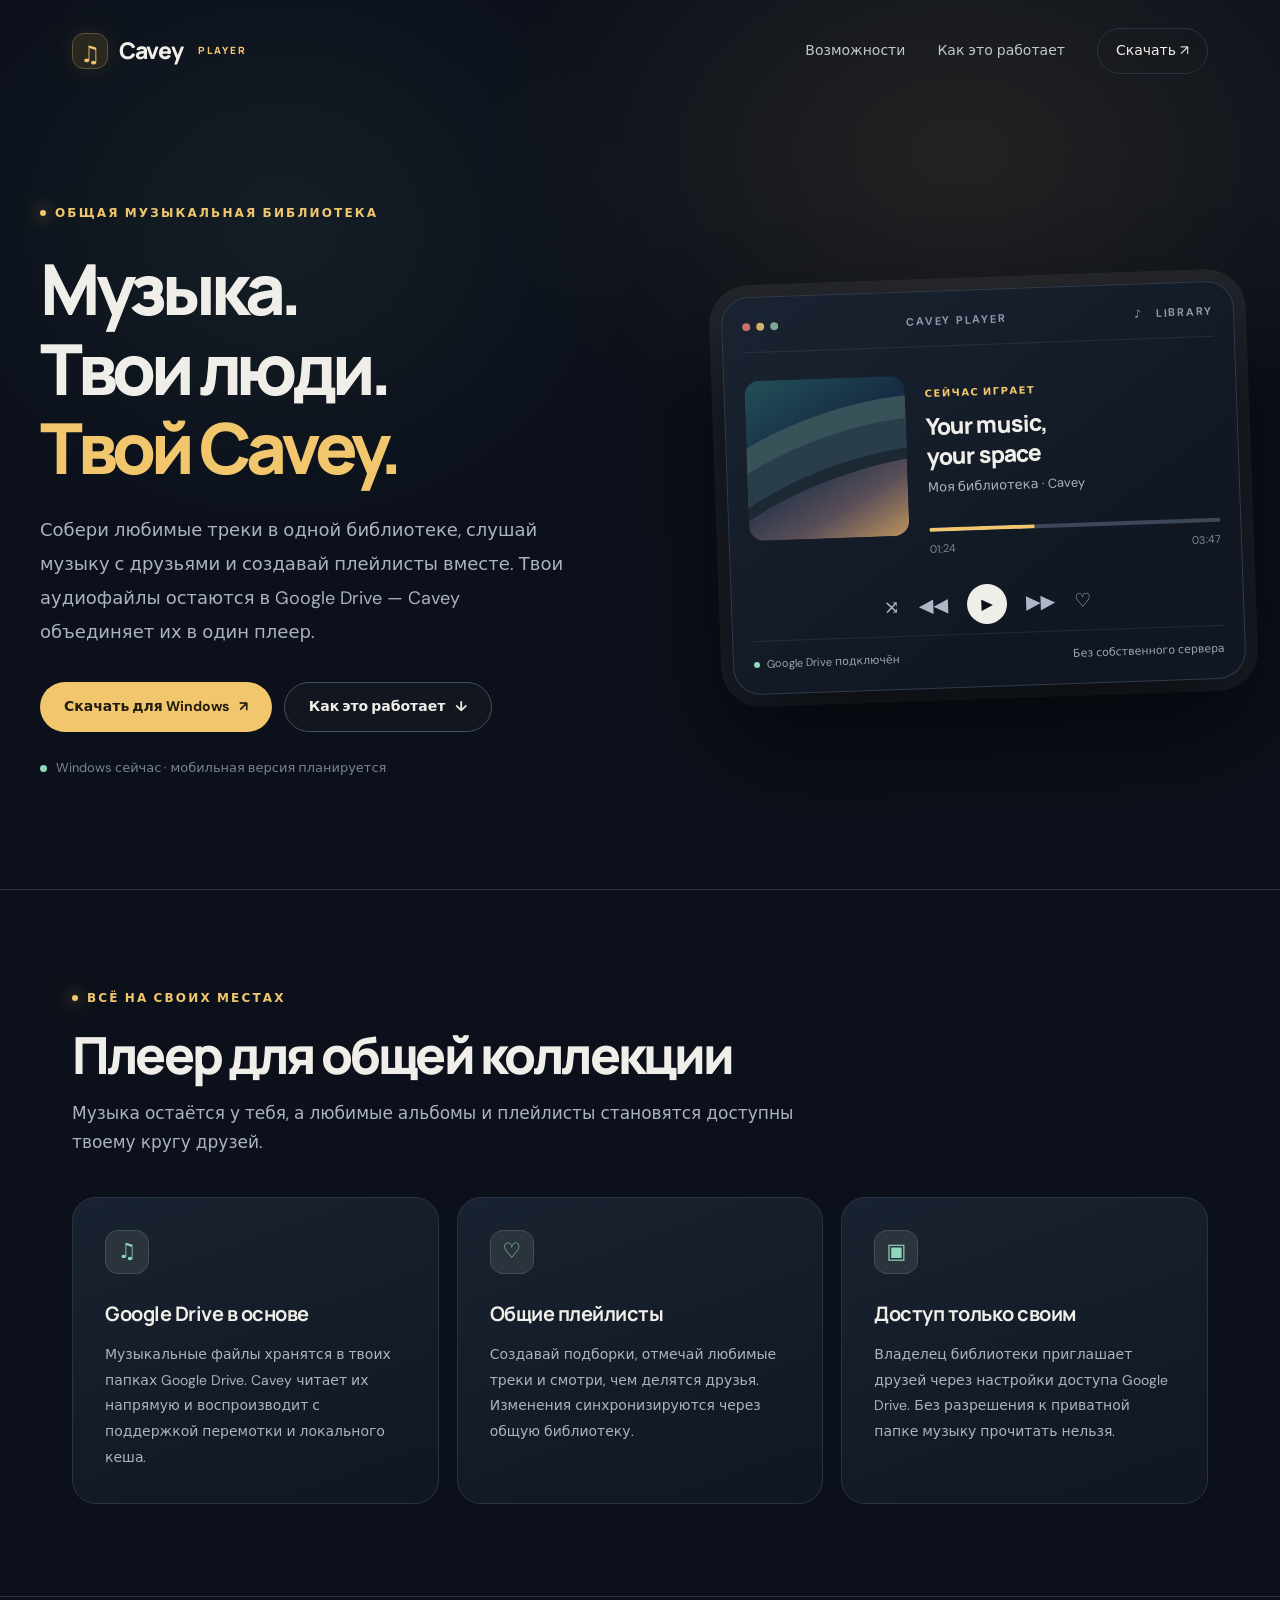
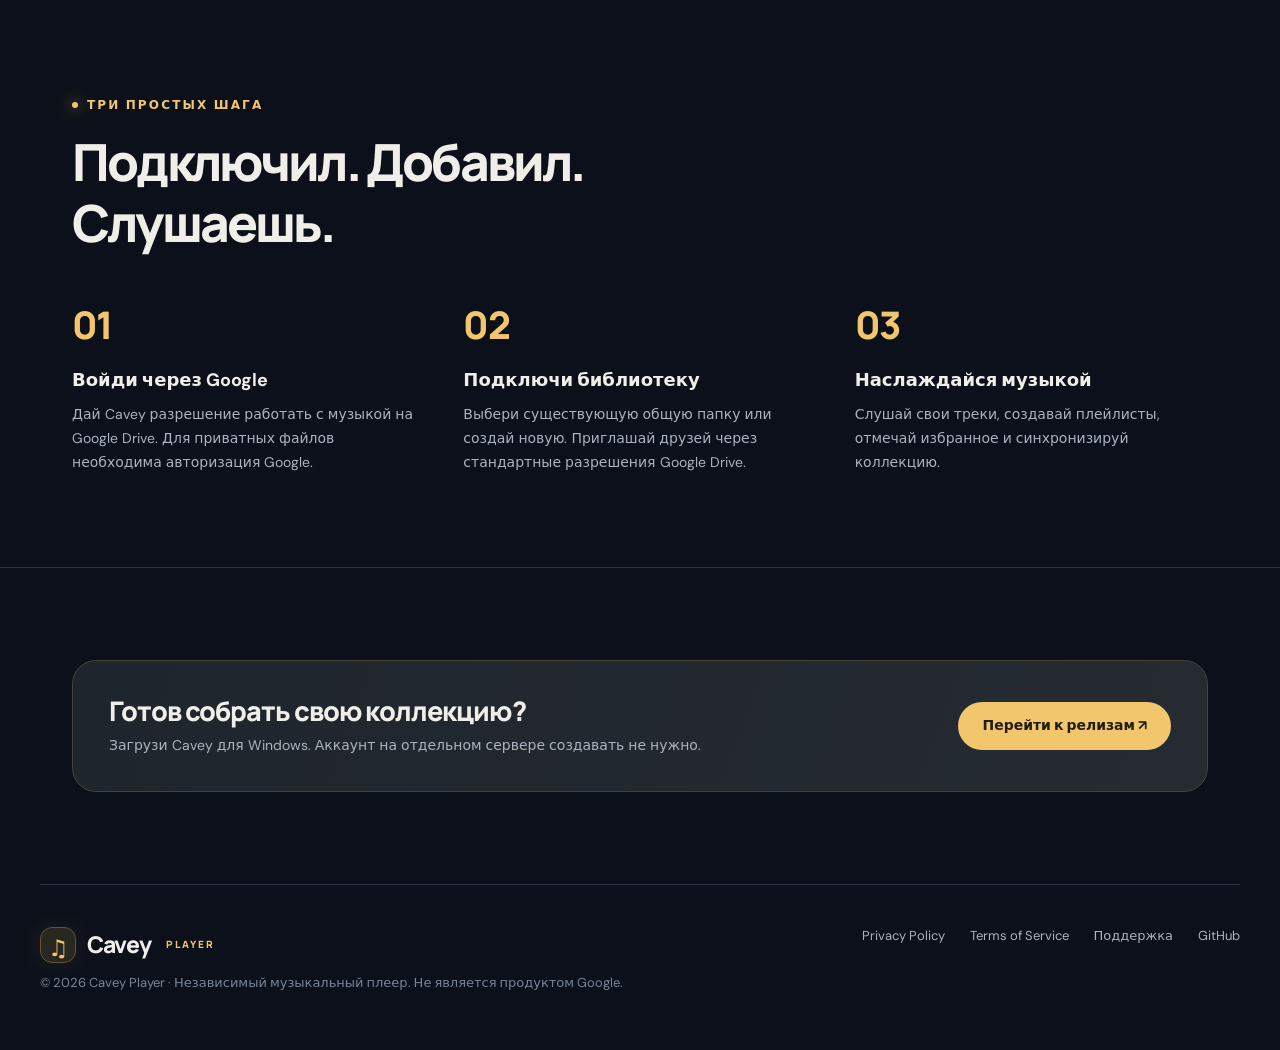
<file: index.html>
<!doctype html>
<html lang="ru">
<head>
<meta charset="utf-8"><meta name="viewport" content="width=device-width, initial-scale=1">
<meta name="theme-color" content="#0b101a">
<meta name="description" content="Cavey Player — музыкальная библиотека для друзей. Слушайте свою музыку из Google Drive, собирайте плейлисты и сохраняйте любимые треки.">
<meta property="og:type" content="website"><meta property="og:title" content="Cavey Player — музыка для своих">
<meta property="og:description" content="Твоя музыка. Твои люди. Одна общая библиотека с Google Drive.">
<title>Cavey Player — музыка для своих</title>
<link rel="icon" type="image/svg+xml" href="./favicon.svg"><link rel="stylesheet" href="./styles.css">
<link rel="canonical" href="https://caveyplayer.pp.ua/">
</head>
<body>
<header class="wrap"><nav class="nav" aria-label="Главное меню">
<a class="brand" href="./"><span class="brand-icon" aria-hidden="true">♫</span>Cavey <small>PLAYER</small></a>
<div class="navlinks"><a class="minor" href="#features">Возможности</a><a class="minor" href="#how">Как это работает</a><a href="https://github.com/Creative-Cave-uefn/Cavey-Player-Releases/releases/latest" class="nav-action">Скачать ↗</a></div>
</nav></header>
<main>
<section class="wrap hero">
<div>
<div class="eyebrow"><span class="dot"></span> Общая музыкальная библиотека</div>
<h1>Музыка.<br>Твои люди.<br><em>Твой Cavey.</em></h1>
<p>Собери любимые треки в одной библиотеке, слушай музыку с друзьями и создавай плейлисты вместе. Твои аудиофайлы остаются в Google Drive — Cavey объединяет их в один плеер.</p>
<div class="actions">
<a class="button primary" href="https://github.com/Creative-Cave-uefn/Cavey-Player-Releases/releases/latest">Скачать для Windows <span aria-hidden="true">↗</span></a>
<a class="button secondary" href="#how">Как это работает <span aria-hidden="true">↓</span></a>
</div>
<div class="hero-note"><i></i> Windows сейчас · мобильная версия планируется</div>
</div>
<div class="player" aria-label="Декоративный макет интерфейса проигрывателя Cavey">
<div class="player-top"><div class="player-dots"><b></b><b></b><b></b></div><span>Cavey Player</span><span>♪　Library</span></div>
<div class="player-content">
<div class="cover-art" role="img" aria-label="Абстрактная обложка альбома с горным пейзажем"></div>
<div><div class="playing-label">СЕЙЧАС ИГРАЕТ</div><div class="songname">Your music,<br>your space</div><div class="artist">Моя библиотека · Cavey</div><div class="track-line"></div><div class="times"><span>01:24</span><span>03:47</span></div></div>
</div>
<div class="controls" aria-hidden="true"><span>⤨</span><span>◀◀</span><span class="play">▶</span><span>▶▶</span><span>♡</span></div>
<div class="player-foot"><span class="status">Google Drive подключён</span><span>Без собственного сервера</span></div>
</div>
</section>
<section class="section" id="features"><div class="wrap"><div class="section-heading"><div class="eyebrow"><span class="dot"></span> Всё на своих местах</div><h2>Плеер для общей коллекции</h2><p>Музыка остаётся у тебя, а любимые альбомы и плейлисты становятся доступны твоему кругу друзей.</p></div>
<div class="features">
<article class="feature"><div class="feature-icon">♫</div><h3>Google Drive в основе</h3><p>Музыкальные файлы хранятся в твоих папках Google Drive. Cavey читает их напрямую и воспроизводит с поддержкой перемотки и локального кеша.</p></article>
<article class="feature"><div class="feature-icon">♡</div><h3>Общие плейлисты</h3><p>Создавай подборки, отмечай любимые треки и смотри, чем делятся друзья. Изменения синхронизируются через общую библиотеку.</p></article>
<article class="feature"><div class="feature-icon">▣</div><h3>Доступ только своим</h3><p>Владелец библиотеки приглашает друзей через настройки доступа Google Drive. Без разрешения к приватной папке музыку прочитать нельзя.</p></article>
</div></div></section>
<section class="section" id="how"><div class="wrap"><div class="section-heading"><div class="eyebrow"><span class="dot"></span> Три простых шага</div><h2>Подключил. Добавил. Слушаешь.</h2></div>
<div class="how"><div><div class="stepnum">01</div><h3>Войди через Google</h3><p>Дай Cavey разрешение работать с музыкой на Google Drive. Для приватных файлов необходима авторизация Google.</p></div>
<div><div class="stepnum">02</div><h3>Подключи библиотеку</h3><p>Выбери существующую общую папку или создай новую. Приглашай друзей через стандартные разрешения Google Drive.</p></div>
<div><div class="stepnum">03</div><h3>Наслаждайся музыкой</h3><p>Слушай свои треки, создавай плейлисты, отмечай избранное и синхронизируй коллекцию.</p></div></div>
</div></section>
<section class="section"><div class="wrap"><div class="notice"><div><h2>Готов собрать свою коллекцию?</h2><p>Загрузи Cavey для Windows. Аккаунт на отдельном сервере создавать не нужно.</p></div><a class="button primary" href="https://github.com/Creative-Cave-uefn/Cavey-Player-Releases/releases/latest">Перейти к релизам ↗</a></div></div></section>
</main>
<footer class="wrap footer"><div><a class="brand" href="./"><span class="brand-icon" aria-hidden="true">♫</span>Cavey <small>PLAYER</small></a><div class="copyright">© 2026 Cavey Player · Независимый музыкальный плеер. Не является продуктом Google.</div></div>
<div class="footer-links"><a href="./privacy.html">Privacy Policy</a><a href="./terms.html">Terms of Service</a><a href="https://github.com/Creative-Cave-uefn/Cavey-Player-Releases/issues">Поддержка</a><a href="https://github.com/Creative-Cave-uefn/Cavey-Player-Releases">GitHub</a></div></footer>
</body></html>
</file>
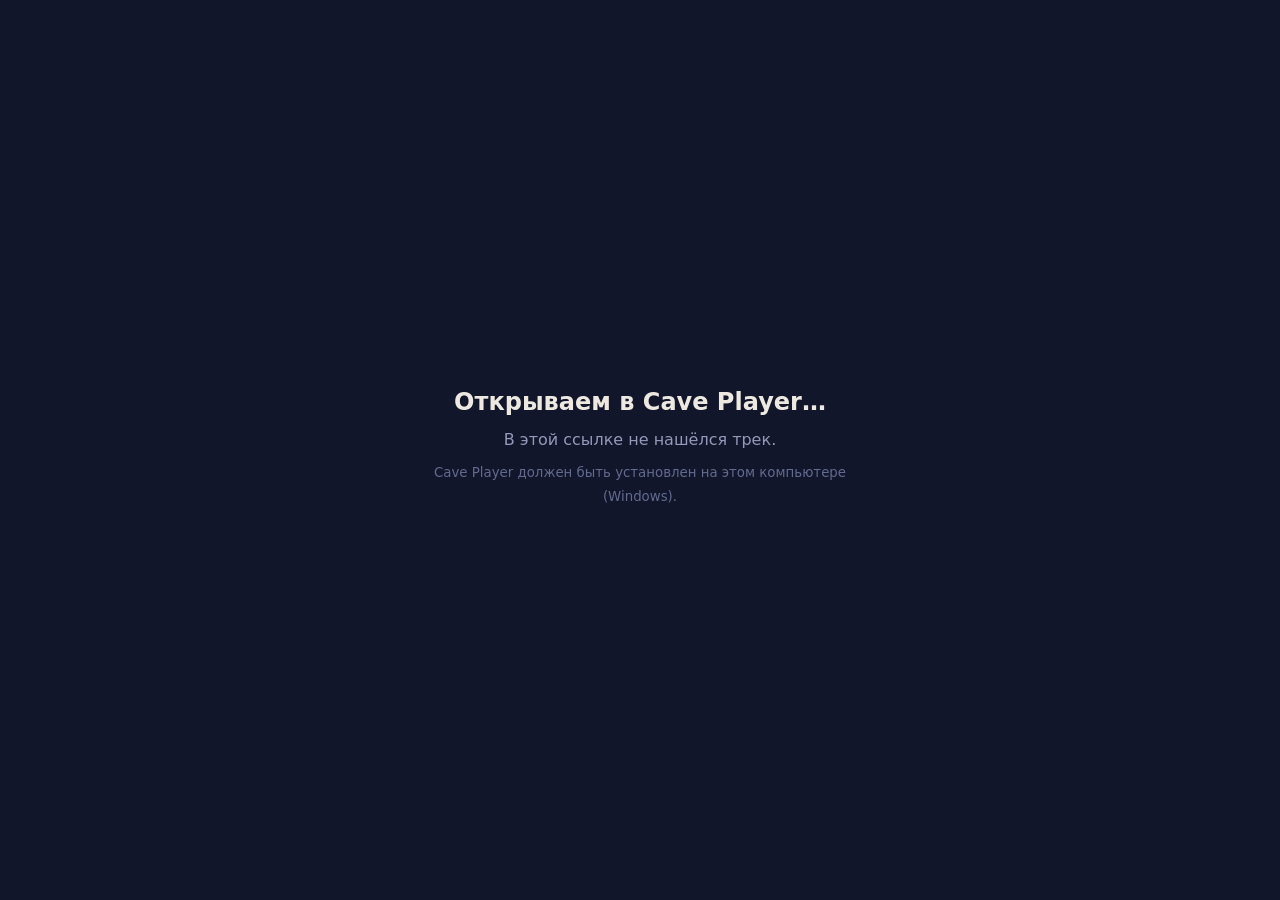
<file: open/index.html>
<!doctype html>
<html lang="ru">
<head>
<meta charset="utf-8">
<meta name="viewport" content="width=device-width, initial-scale=1">
<title>Cave Player — открыть трек</title>
<style>
  :root { color-scheme: dark; }
  body { margin: 0; min-height: 100vh; display: grid; place-items: center; background: #12162a; color: #ede9e1;
         font: 16px/1.5 system-ui, "Segoe UI", sans-serif; }
  main { max-width: 440px; padding: 32px 24px; text-align: center; }
  h1 { font-size: 24px; margin: 0 0 8px; }
  p { color: #9399b8; margin: 8px 0; }
  a.btn { display: inline-block; margin-top: 16px; padding: 12px 22px; border-radius: 999px; background: #f2c14e; color: #241c06;
          text-decoration: none; font-weight: 600; }
  small { color: #626a8f; }
</style>
</head>
<body>
<main>
  <h1>Открываем в Cave Player…</h1>
  <p id="msg">Если ничего не произошло, нажмите кнопку ниже.</p>
  <a class="btn" id="open" href="#">Открыть в Cave Player</a>
  <p><small>Cave Player должен быть установлен на этом компьютере (Windows).</small></p>
</main>
<script>
  // Адрес вида …/open/?t=<id трека> превращаем в caveplayer://track/<id>
  var id = new URLSearchParams(location.search).get('t') || '';
  var ok = /^[A-Za-z0-9_-]+$/.test(id);
  var link = ok ? 'caveplayer://track/' + id : '';
  var btn = document.getElementById('open');
  if (ok) {
    btn.href = link;
    location.href = link;
  } else {
    document.getElementById('msg').textContent = 'В этой ссылке не нашёлся трек.';
    btn.style.display = 'none';
  }
</script>
</body>
</html>
</file>
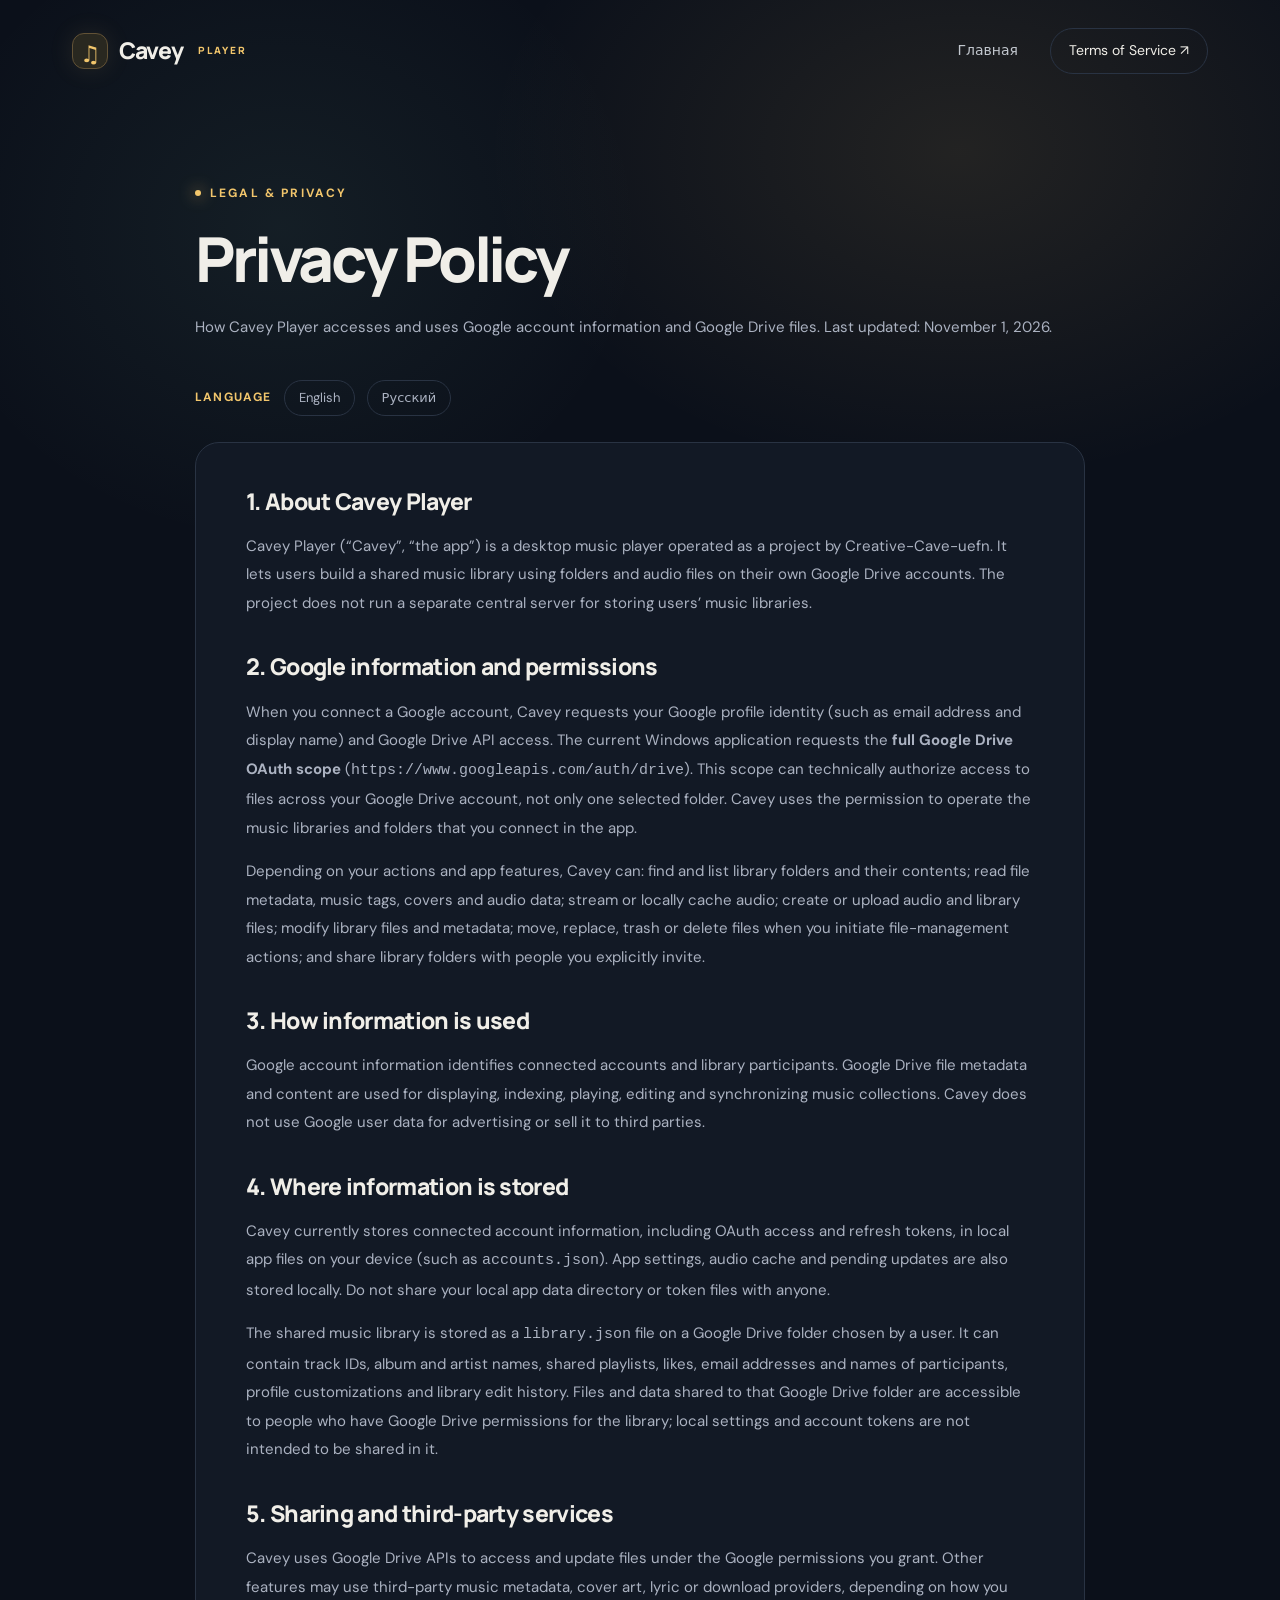
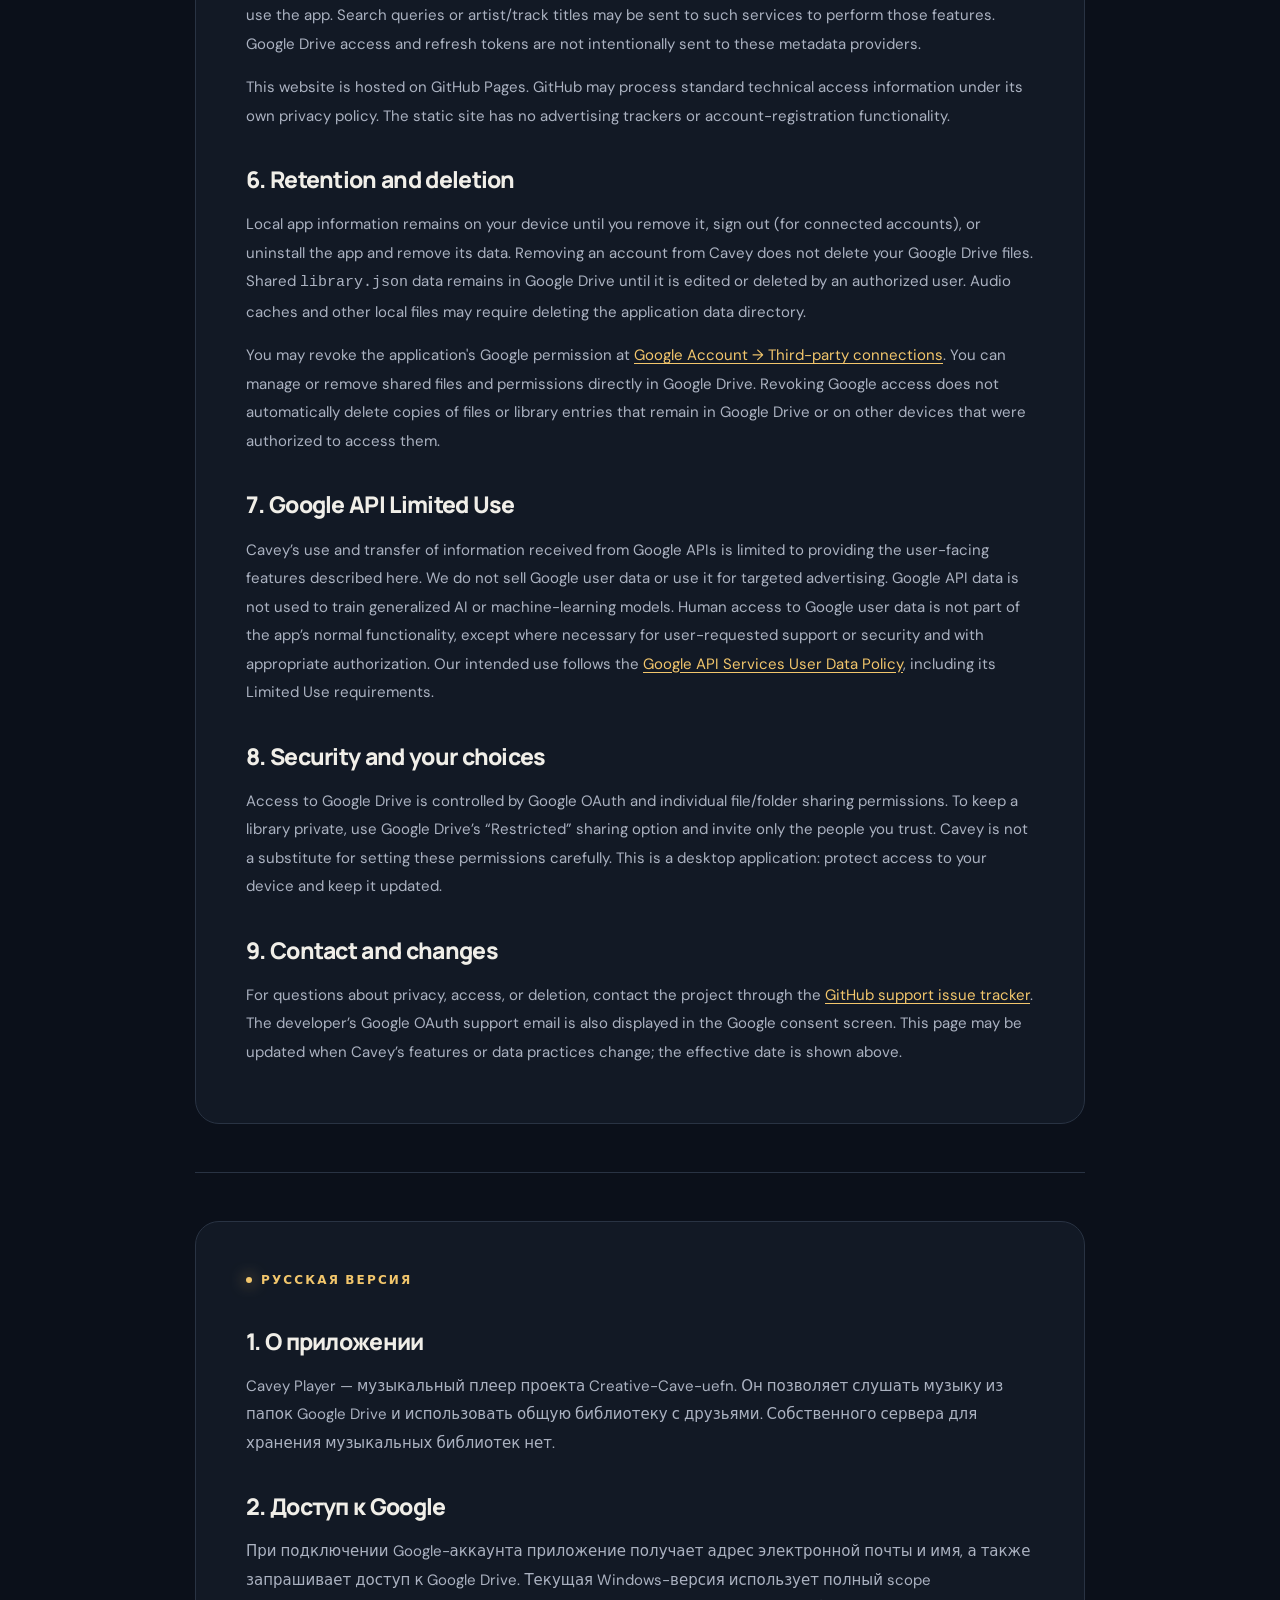
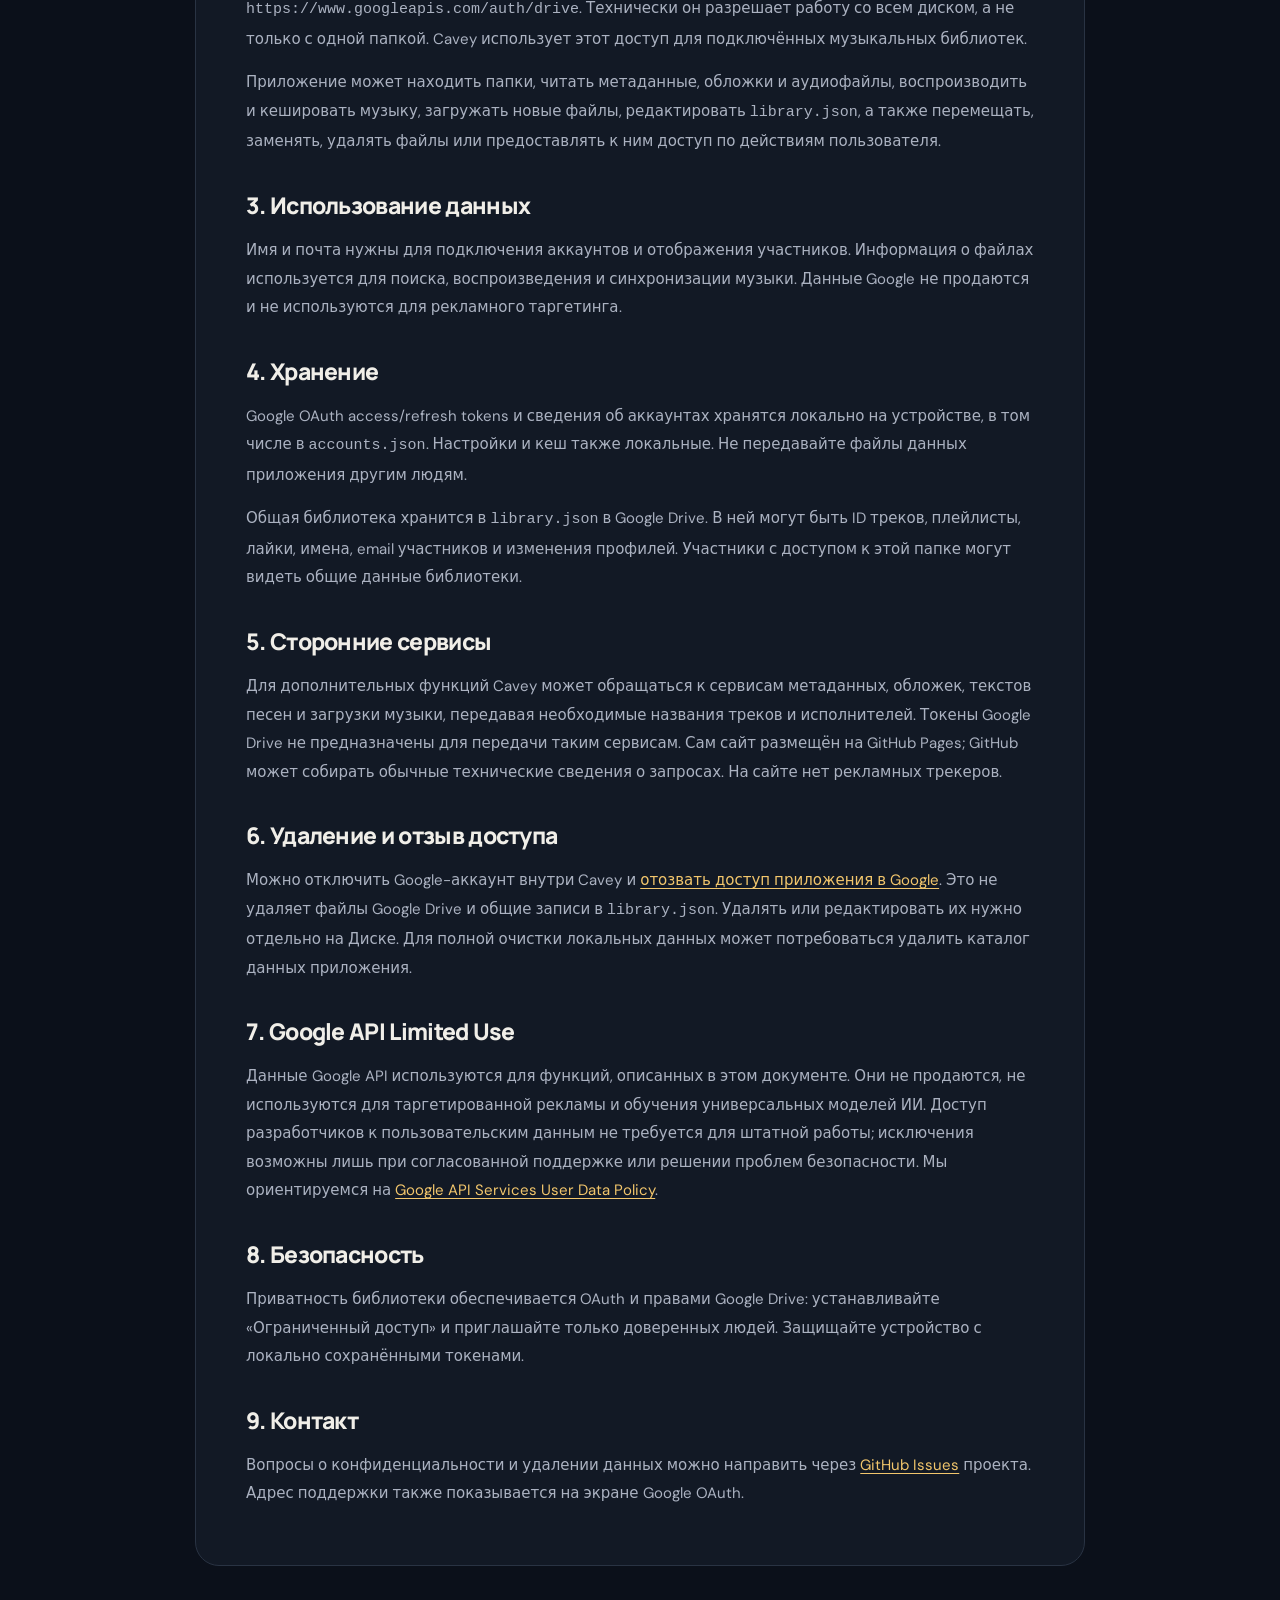
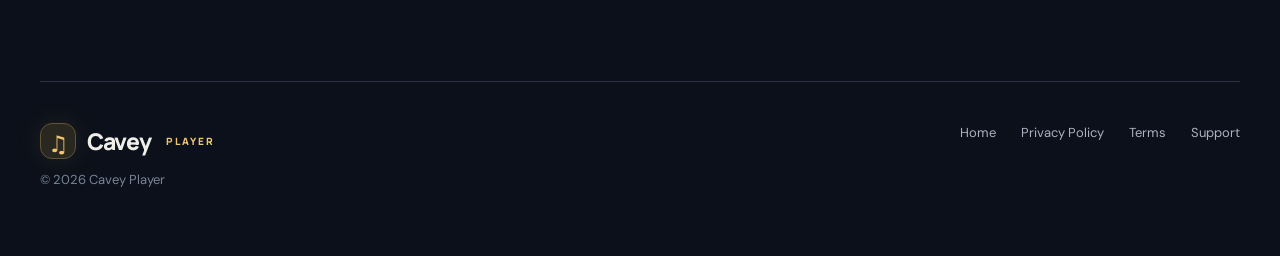
<file: privacy.html>
<!doctype html>
<html lang="en"><head><meta charset="utf-8"><meta name="viewport" content="width=device-width,initial-scale=1">
<meta name="theme-color" content="#0b101a"><meta name="description" content="Privacy policy of Cavey Player, a music library application using Google Drive.">
<title>Privacy Policy — Cavey Player</title><link rel="icon" type="image/svg+xml" href="./favicon.svg"><link rel="stylesheet" href="./styles.css">
<link rel="canonical" href="https://caveyplayer.pp.ua/privacy.html"></head>
<body><header class="wrap"><nav class="nav"><a class="brand" href="./"><span class="brand-icon" aria-hidden="true">♫</span>Cavey <small>PLAYER</small></a><div class="navlinks"><a class="minor" href="./">Главная</a><a href="./terms.html" class="nav-action">Terms of Service ↗</a></div></nav></header>
<main class="wrap"><div class="legal"><div class="eyebrow"><span class="dot"></span> Legal & privacy</div><h1>Privacy Policy</h1>
<p class="legal-intro">How Cavey Player accesses and uses Google account information and Google Drive files. Last updated: November 1, 2026.</p>
<div class="langline"><span class="langlabel">Language</span><a href="#english">English</a><a href="#russian">Русский</a></div>
<article class="legal-card" id="english">
<h2>1. About Cavey Player</h2><p>Cavey Player (“Cavey”, “the app”) is a desktop music player operated as a project by Creative-Cave-uefn. It lets users build a shared music library using folders and audio files on their own Google Drive accounts. The project does not run a separate central server for storing users’ music libraries.</p>
<h2>2. Google information and permissions</h2>
<p>When you connect a Google account, Cavey requests your Google profile identity (such as email address and display name) and Google Drive API access. The current Windows application requests the <strong>full Google Drive OAuth scope</strong> (<code>https://www.googleapis.com/auth/drive</code>). This scope can technically authorize access to files across your Google Drive account, not only one selected folder. Cavey uses the permission to operate the music libraries and folders that you connect in the app.</p>
<p>Depending on your actions and app features, Cavey can: find and list library folders and their contents; read file metadata, music tags, covers and audio data; stream or locally cache audio; create or upload audio and library files; modify library files and metadata; move, replace, trash or delete files when you initiate file-management actions; and share library folders with people you explicitly invite.</p>
<h2>3. How information is used</h2>
<p>Google account information identifies connected accounts and library participants. Google Drive file metadata and content are used for displaying, indexing, playing, editing and synchronizing music collections. Cavey does not use Google user data for advertising or sell it to third parties.</p>
<h2>4. Where information is stored</h2>
<p>Cavey currently stores connected account information, including OAuth access and refresh tokens, in local app files on your device (such as <code>accounts.json</code>). App settings, audio cache and pending updates are also stored locally. Do not share your local app data directory or token files with anyone.</p>
<p>The shared music library is stored as a <code>library.json</code> file on a Google Drive folder chosen by a user. It can contain track IDs, album and artist names, shared playlists, likes, email addresses and names of participants, profile customizations and library edit history. Files and data shared to that Google Drive folder are accessible to people who have Google Drive permissions for the library; local settings and account tokens are not intended to be shared in it.</p>
<h2>5. Sharing and third-party services</h2><p>Cavey uses Google Drive APIs to access and update files under the Google permissions you grant. Other features may use third-party music metadata, cover art, lyric or download providers, depending on how you use the app. Search queries or artist/track titles may be sent to such services to perform those features. Google Drive access and refresh tokens are not intentionally sent to these metadata providers.</p>
<p>This website is hosted on GitHub Pages. GitHub may process standard technical access information under its own privacy policy. The static site has no advertising trackers or account-registration functionality.</p>
<h2>6. Retention and deletion</h2><p>Local app information remains on your device until you remove it, sign out (for connected accounts), or uninstall the app and remove its data. Removing an account from Cavey does not delete your Google Drive files. Shared <code>library.json</code> data remains in Google Drive until it is edited or deleted by an authorized user. Audio caches and other local files may require deleting the application data directory.</p><p>You may revoke the application's Google permission at <a href="https://myaccount.google.com/connections" target="_blank" rel="noopener noreferrer">Google Account → Third-party connections</a>. You can manage or remove shared files and permissions directly in Google Drive. Revoking Google access does not automatically delete copies of files or library entries that remain in Google Drive or on other devices that were authorized to access them.</p>
<h2>7. Google API Limited Use</h2><p>Cavey’s use and transfer of information received from Google APIs is limited to providing the user-facing features described here. We do not sell Google user data or use it for targeted advertising. Google API data is not used to train generalized AI or machine-learning models. Human access to Google user data is not part of the app’s normal functionality, except where necessary for user-requested support or security and with appropriate authorization. Our intended use follows the <a href="https://developers.google.com/terms/api-services-user-data-policy" target="_blank" rel="noopener noreferrer">Google API Services User Data Policy</a>, including its Limited Use requirements.</p>
<h2>8. Security and your choices</h2><p>Access to Google Drive is controlled by Google OAuth and individual file/folder sharing permissions. To keep a library private, use Google Drive’s “Restricted” sharing option and invite only the people you trust. Cavey is not a substitute for setting these permissions carefully. This is a desktop application: protect access to your device and keep it updated.</p>
<h2>9. Contact and changes</h2><p>For questions about privacy, access, or deletion, contact the project through the <a href="https://github.com/Creative-Cave-uefn/Cavey-Player-Releases/issues" target="_blank" rel="noopener noreferrer">GitHub support issue tracker</a>. The developer’s Google OAuth support email is also displayed in the Google consent screen. This page may be updated when Cavey’s features or data practices change; the effective date is shown above.</p>
</article>
<hr class="divider">
<article class="legal-card" id="russian" lang="ru">
<div class="eyebrow"><span class="dot"></span> Русская версия</div>
<h2>1. О приложении</h2><p>Cavey Player — музыкальный плеер проекта Creative-Cave-uefn. Он позволяет слушать музыку из папок Google Drive и использовать общую библиотеку с друзьями. Собственного сервера для хранения музыкальных библиотек нет.</p>
<h2>2. Доступ к Google</h2><p>При подключении Google-аккаунта приложение получает адрес электронной почты и имя, а также запрашивает доступ к Google Drive. Текущая Windows-версия использует полный scope <code>https://www.googleapis.com/auth/drive</code>. Технически он разрешает работу со всем диском, а не только с одной папкой. Cavey использует этот доступ для подключённых музыкальных библиотек.</p><p>Приложение может находить папки, читать метаданные, обложки и аудиофайлы, воспроизводить и кешировать музыку, загружать новые файлы, редактировать <code>library.json</code>, а также перемещать, заменять, удалять файлы или предоставлять к ним доступ по действиям пользователя.</p>
<h2>3. Использование данных</h2><p>Имя и почта нужны для подключения аккаунтов и отображения участников. Информация о файлах используется для поиска, воспроизведения и синхронизации музыки. Данные Google не продаются и не используются для рекламного таргетинга.</p>
<h2>4. Хранение</h2><p>Google OAuth access/refresh tokens и сведения об аккаунтах хранятся локально на устройстве, в том числе в <code>accounts.json</code>. Настройки и кеш также локальные. Не передавайте файлы данных приложения другим людям.</p><p>Общая библиотека хранится в <code>library.json</code> в Google Drive. В ней могут быть ID треков, плейлисты, лайки, имена, email участников и изменения профилей. Участники с доступом к этой папке могут видеть общие данные библиотеки.</p>
<h2>5. Сторонние сервисы</h2><p>Для дополнительных функций Cavey может обращаться к сервисам метаданных, обложек, текстов песен и загрузки музыки, передавая необходимые названия треков и исполнителей. Токены Google Drive не предназначены для передачи таким сервисам. Сам сайт размещён на GitHub Pages; GitHub может собирать обычные технические сведения о запросах. На сайте нет рекламных трекеров.</p>
<h2>6. Удаление и отзыв доступа</h2><p>Можно отключить Google-аккаунт внутри Cavey и <a href="https://myaccount.google.com/connections" target="_blank" rel="noopener noreferrer">отозвать доступ приложения в Google</a>. Это не удаляет файлы Google Drive и общие записи в <code>library.json</code>. Удалять или редактировать их нужно отдельно на Диске. Для полной очистки локальных данных может потребоваться удалить каталог данных приложения.</p>
<h2>7. Google API Limited Use</h2><p>Данные Google API используются для функций, описанных в этом документе. Они не продаются, не используются для таргетированной рекламы и обучения универсальных моделей ИИ. Доступ разработчиков к пользовательским данным не требуется для штатной работы; исключения возможны лишь при согласованной поддержке или решении проблем безопасности. Мы ориентируемся на <a href="https://developers.google.com/terms/api-services-user-data-policy" target="_blank" rel="noopener noreferrer">Google API Services User Data Policy</a>.</p>
<h2>8. Безопасность</h2><p>Приватность библиотеки обеспечивается OAuth и правами Google Drive: устанавливайте «Ограниченный доступ» и приглашайте только доверенных людей. Защищайте устройство с локально сохранёнными токенами.</p>
<h2>9. Контакт</h2><p>Вопросы о конфиденциальности и удалении данных можно направить через <a href="https://github.com/Creative-Cave-uefn/Cavey-Player-Releases/issues" target="_blank" rel="noopener noreferrer">GitHub Issues</a> проекта. Адрес поддержки также показывается на экране Google OAuth.</p>
</article>
</div></main>
<footer class="wrap footer"><div><a class="brand" href="./"><span class="brand-icon" aria-hidden="true">♫</span>Cavey <small>PLAYER</small></a><div class="copyright">© 2026 Cavey Player</div></div><div class="footer-links"><a href="./">Home</a><a href="./privacy.html">Privacy Policy</a><a href="./terms.html">Terms</a><a href="https://github.com/Creative-Cave-uefn/Cavey-Player-Releases/issues">Support</a></div></footer>
</body></html>
</file>
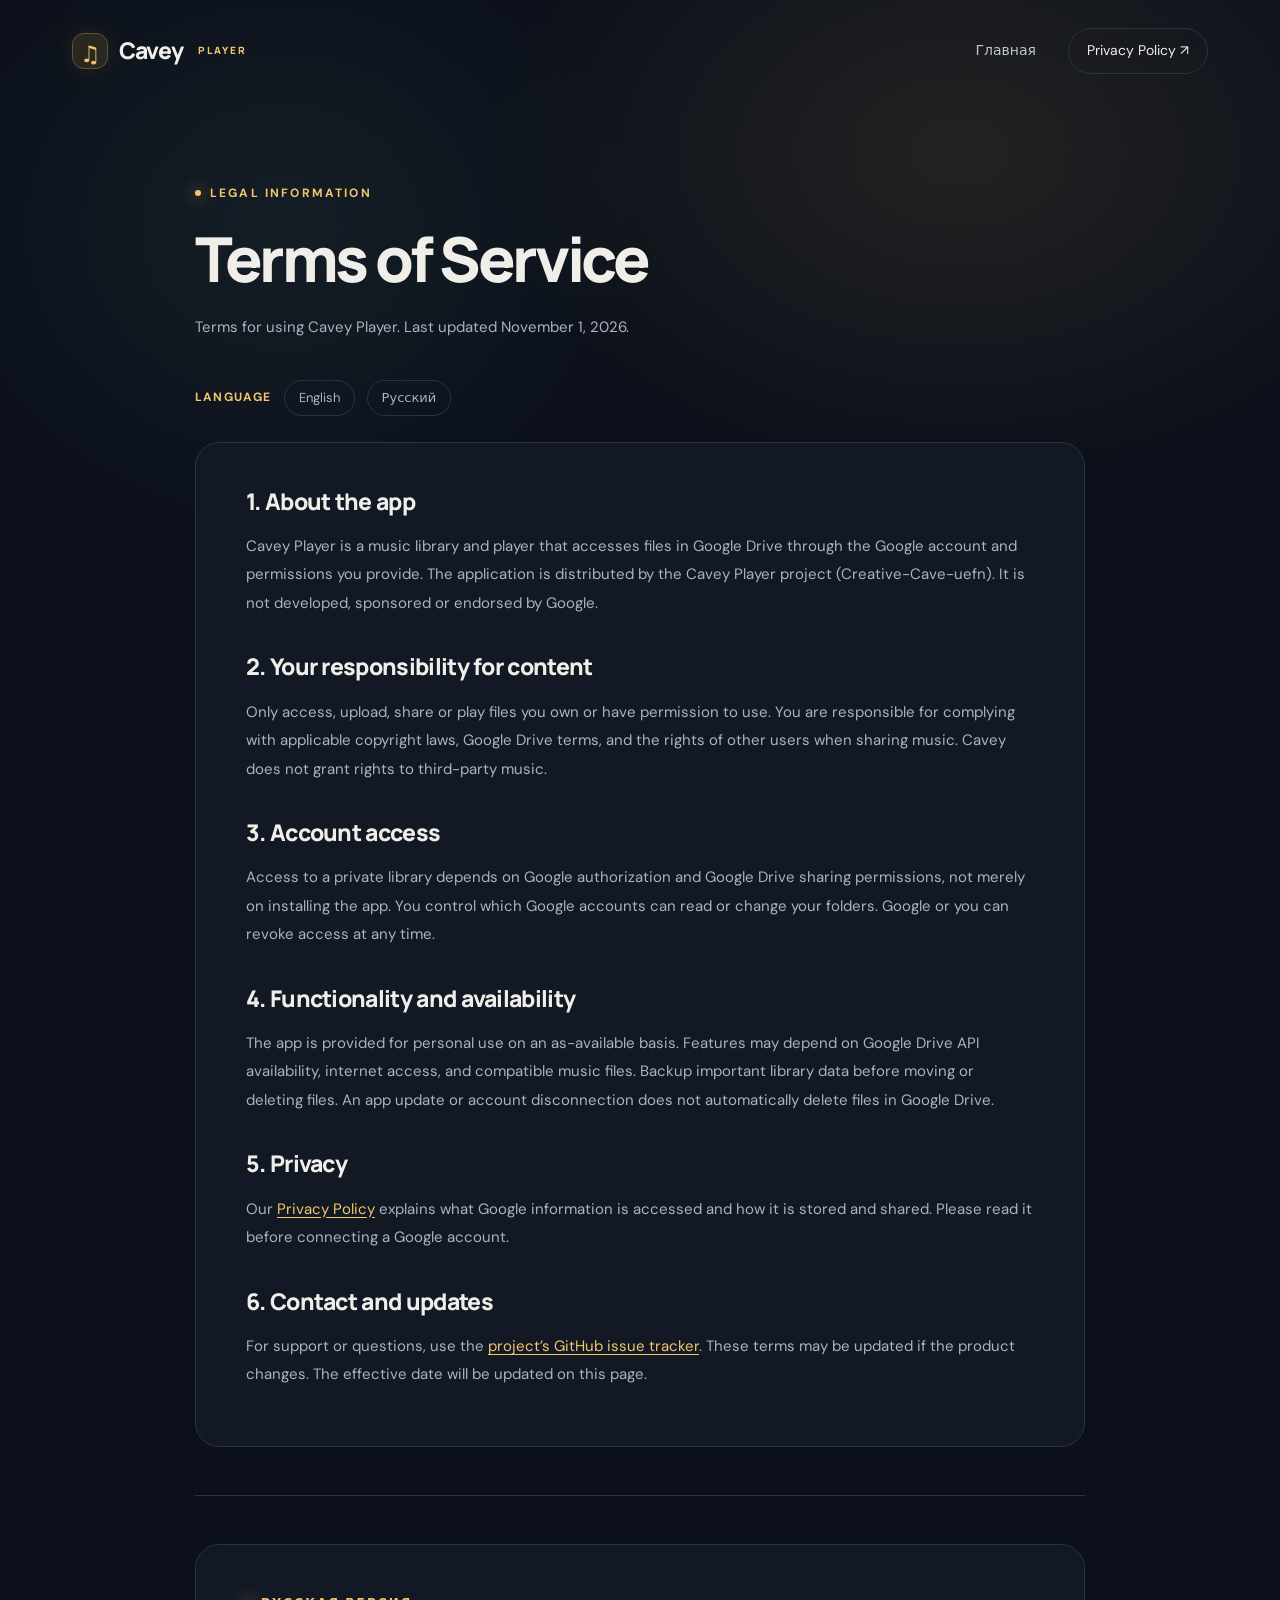
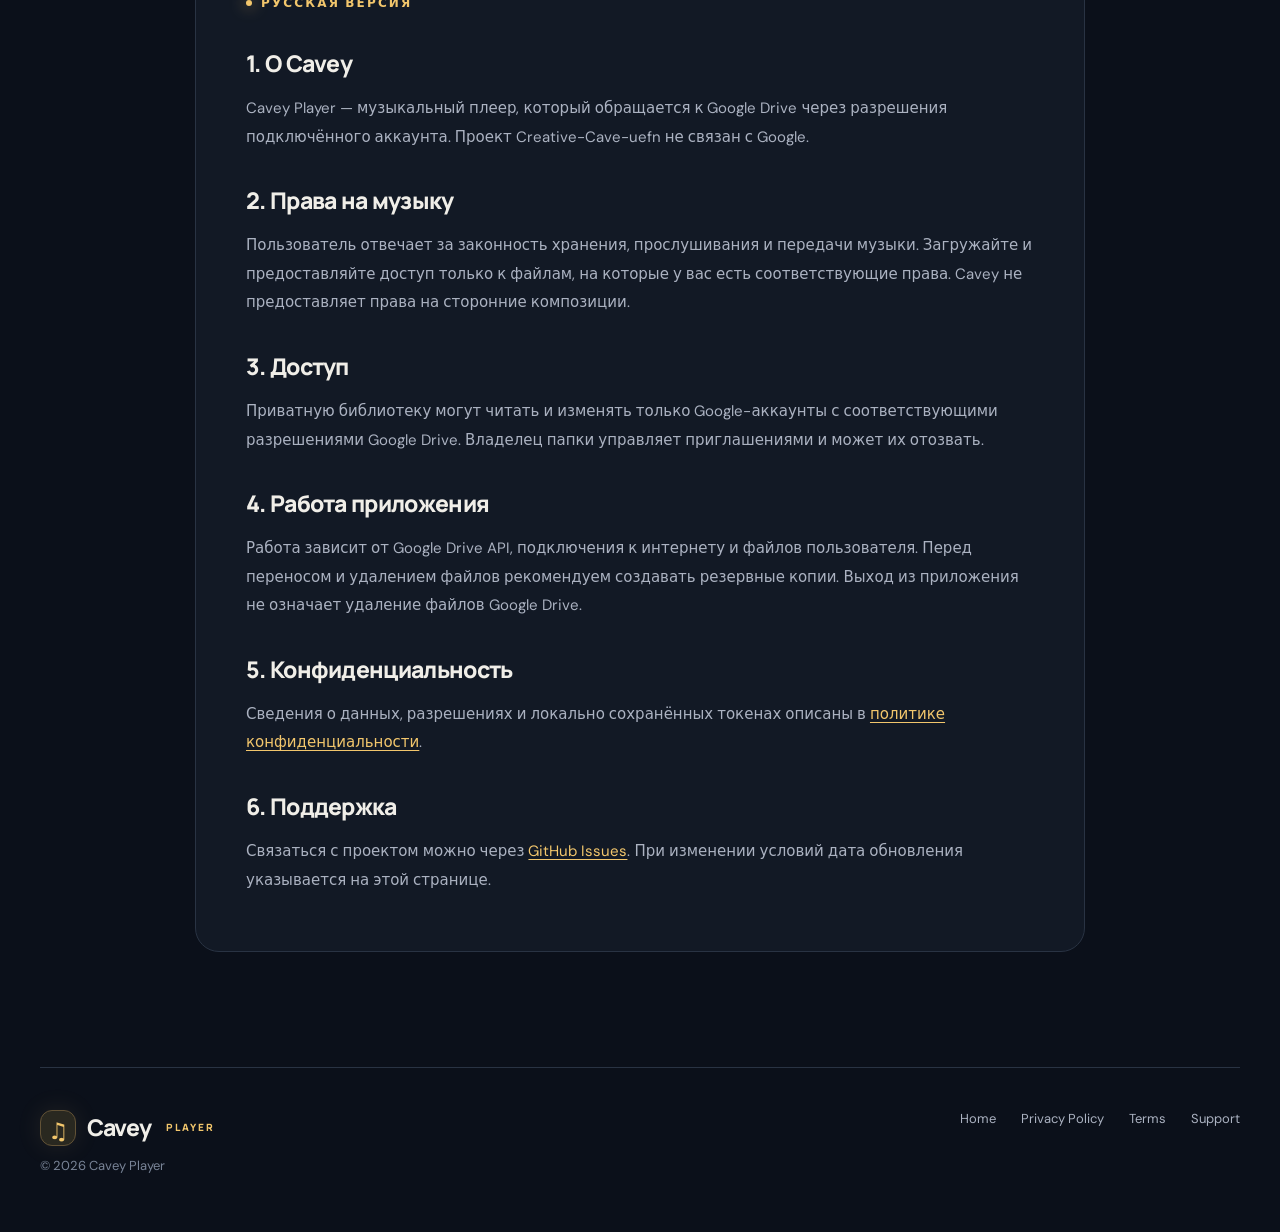
<file: terms.html>
<!doctype html><html lang="en"><head><meta charset="utf-8"><meta name="viewport" content="width=device-width,initial-scale=1"><meta name="theme-color" content="#0b101a">
<meta name="description" content="Terms of Service for Cavey Player."><title>Terms of Service — Cavey Player</title><link rel="icon" type="image/svg+xml" href="./favicon.svg"><link rel="stylesheet" href="./styles.css">
<link rel="canonical" href="https://caveyplayer.pp.ua/terms.html"></head>
<body><header class="wrap"><nav class="nav"><a class="brand" href="./"><span class="brand-icon" aria-hidden="true">♫</span>Cavey <small>PLAYER</small></a><div class="navlinks"><a class="minor" href="./">Главная</a><a href="./privacy.html" class="nav-action">Privacy Policy ↗</a></div></nav></header>
<main class="wrap"><div class="legal"><div class="eyebrow"><span class="dot"></span> Legal information</div><h1>Terms of Service</h1><p class="legal-intro">Terms for using Cavey Player. Last updated November 1, 2026.</p>
<div class="langline"><span class="langlabel">Language</span><a href="#english">English</a><a href="#russian">Русский</a></div>
<article class="legal-card" id="english">
<h2>1. About the app</h2><p>Cavey Player is a music library and player that accesses files in Google Drive through the Google account and permissions you provide. The application is distributed by the Cavey Player project (Creative-Cave-uefn). It is not developed, sponsored or endorsed by Google.</p>
<h2>2. Your responsibility for content</h2><p>Only access, upload, share or play files you own or have permission to use. You are responsible for complying with applicable copyright laws, Google Drive terms, and the rights of other users when sharing music. Cavey does not grant rights to third-party music.</p>
<h2>3. Account access</h2><p>Access to a private library depends on Google authorization and Google Drive sharing permissions, not merely on installing the app. You control which Google accounts can read or change your folders. Google or you can revoke access at any time.</p>
<h2>4. Functionality and availability</h2><p>The app is provided for personal use on an as-available basis. Features may depend on Google Drive API availability, internet access, and compatible music files. Backup important library data before moving or deleting files. An app update or account disconnection does not automatically delete files in Google Drive.</p>
<h2>5. Privacy</h2><p>Our <a href="./privacy.html">Privacy Policy</a> explains what Google information is accessed and how it is stored and shared. Please read it before connecting a Google account.</p>
<h2>6. Contact and updates</h2><p>For support or questions, use the <a href="https://github.com/Creative-Cave-uefn/Cavey-Player-Releases/issues" target="_blank" rel="noopener noreferrer">project’s GitHub issue tracker</a>. These terms may be updated if the product changes. The effective date will be updated on this page.</p>
</article>
<hr class="divider">
<article class="legal-card" id="russian" lang="ru"><div class="eyebrow"><span class="dot"></span> Русская версия</div>
<h2>1. О Cavey</h2><p>Cavey Player — музыкальный плеер, который обращается к Google Drive через разрешения подключённого аккаунта. Проект Creative-Cave-uefn не связан с Google.</p>
<h2>2. Права на музыку</h2><p>Пользователь отвечает за законность хранения, прослушивания и передачи музыки. Загружайте и предоставляйте доступ только к файлам, на которые у вас есть соответствующие права. Cavey не предоставляет права на сторонние композиции.</p>
<h2>3. Доступ</h2><p>Приватную библиотеку могут читать и изменять только Google-аккаунты с соответствующими разрешениями Google Drive. Владелец папки управляет приглашениями и может их отозвать.</p>
<h2>4. Работа приложения</h2><p>Работа зависит от Google Drive API, подключения к интернету и файлов пользователя. Перед переносом и удалением файлов рекомендуем создавать резервные копии. Выход из приложения не означает удаление файлов Google Drive.</p>
<h2>5. Конфиденциальность</h2><p>Сведения о данных, разрешениях и локально сохранённых токенах описаны в <a href="./privacy.html">политике конфиденциальности</a>.</p>
<h2>6. Поддержка</h2><p>Связаться с проектом можно через <a href="https://github.com/Creative-Cave-uefn/Cavey-Player-Releases/issues" target="_blank" rel="noopener noreferrer">GitHub Issues</a>. При изменении условий дата обновления указывается на этой странице.</p>
</article></div></main><footer class="wrap footer"><div><a class="brand" href="./"><span class="brand-icon" aria-hidden="true">♫</span>Cavey <small>PLAYER</small></a><div class="copyright">© 2026 Cavey Player</div></div><div class="footer-links"><a href="./">Home</a><a href="./privacy.html">Privacy Policy</a><a href="./terms.html">Terms</a><a href="https://github.com/Creative-Cave-uefn/Cavey-Player-Releases/issues">Support</a></div></footer></body></html>
</file>
<file: styles.css>
@import url('https://fonts.googleapis.com/css2?family=DM+Sans:wght@400;500;600;700&family=Manrope:wght@400;500;600;700;800&display=swap');
:root{color-scheme:dark;--bg:#0b101a;--surface:#121925;--surface2:#192231;--line:#293343;--text:#f0eee8;--muted:#abb2c1;--soft:#798497;--gold:#f2c66c;--mint:#8fd8bc;--round:24px}
*{box-sizing:border-box}html{scroll-behavior:smooth}body{margin:0;background:var(--bg);color:var(--text);font-family:'DM Sans','Segoe UI',system-ui,sans-serif;line-height:1.7;font-size:16px}body:before{content:"";position:absolute;pointer-events:none;top:0;left:0;width:100%;height:760px;background:radial-gradient(ellipse 650px 450px at 75% 20%,rgba(242,198,108,.10),transparent 73%),radial-gradient(ellipse 500px 440px at 22% 30%,rgba(143,216,188,.07),transparent 72%);z-index:-1}a{color:inherit;text-decoration:none}a:focus-visible,button:focus-visible{outline:3px solid var(--gold);outline-offset:4px}::selection{background:var(--gold);color:#14110b}.wrap{max-width:1200px;margin:0 auto;padding:0 32px}.nav{display:flex;align-items:center;justify-content:space-between;gap:24px;padding:28px 0}.brand{display:inline-flex;align-items:center;gap:11px;font-family:Manrope,system-ui,sans-serif;font-size:23px;font-weight:800;letter-spacing:-.055em;white-space:nowrap}.brand-icon{width:36px;height:36px;display:grid;place-items:center;border-radius:12px;background:#292820;color:var(--gold);border:1px solid #625236;box-shadow:0 0 26px rgba(242,198,108,.1)}.brand small{font-size:10px;letter-spacing:.2em;color:var(--gold);font-weight:800;margin-left:4px;vertical-align:middle}.navlinks{display:flex;align-items:center;gap:32px;font-size:14px;color:#c1c6cd}.navlinks a:hover,.footer a:hover,.text-link:hover{color:var(--gold)}.navlinks .nav-action{color:var(--text);border:1px solid var(--line);border-radius:100px;padding:10px 18px}.navlinks .nav-action:hover{border-color:var(--gold)}.eyebrow{display:inline-flex;align-items:center;gap:9px;color:var(--gold);font-size:12px;font-weight:700;text-transform:uppercase;letter-spacing:.18em}.eyebrow .dot{height:6px;width:6px;background:var(--gold);border-radius:100%;box-shadow:0 0 16px var(--gold)}.hero{display:grid;grid-template-columns:minmax(0,1.1fr) minmax(400px,.9fr);align-items:center;gap:5%;padding:95px 0 110px}.hero h1{font-family:Manrope,system-ui,sans-serif;font-size:clamp(54px,5.5vw,78px);letter-spacing:-.075em;line-height:1.13;font-weight:800;margin:25px 0 25px}.hero h1 em{font-style:normal;color:var(--gold)}.hero p{max-width:530px;color:var(--muted);font-size:18px;line-height:1.9;margin:0 0 33px}.actions{display:flex;flex-wrap:wrap;gap:12px}.button{display:inline-flex;align-items:center;justify-content:center;gap:10px;min-height:48px;border-radius:100px;padding:12px 24px;font-size:14px;font-weight:700;transition:transform .2s,background .2s,border-color .2s}.button:hover{transform:translateY(-2px)}.button.primary{background:var(--gold);color:#231d10}.button.primary:hover{background:#ffe0a1}.button.secondary{border:1px solid #445064;background:rgba(255,255,255,.025)}.button.secondary:hover{border-color:#8998b0}.hero-note{display:flex;align-items:center;gap:9px;margin-top:25px;color:var(--soft);font-size:13px}.hero-note i{display:inline-block;width:7px;height:7px;border-radius:50%;background:var(--mint)}.player{border:1px solid #313b4b;background:linear-gradient(145deg,#1a2331,#101722 75%);border-radius:28px;padding:20px;box-shadow:0 45px 100px #0009,0 0 0 12px #fff1;transform:rotate(-2deg)}.player-top{display:flex;align-items:center;justify-content:space-between;border-bottom:1px solid #ffffff14;padding:0 0 15px}.player-dots{display:flex;gap:6px}.player-dots b{display:block;width:8px;height:8px;border-radius:50%;background:#465166}.player-dots b:first-child{background:#c97068}.player-dots b:nth-child(2){background:#d1af6c}.player-dots b:nth-child(3){background:#7ba993}.player-top span{font-size:11px;color:#909aaa;letter-spacing:.16em;text-transform:uppercase;font-weight:700}.player-content{display:grid;grid-template-columns:160px 1fr;gap:20px;padding:28px 0}.cover-art{aspect-ratio:1;border-radius:15px;background:radial-gradient(circle at 62% 40%,#fad68b 0 5%,transparent 6%),linear-gradient(150deg,#234f58,#162c44 42%,#594e58 74%,#bb925d);position:relative;overflow:hidden}.cover-art:after{content:"";position:absolute;width:170%;height:48%;left:-30%;bottom:-17%;border-radius:50%;border:12px solid #1c2834;transform:rotate(-18deg);box-shadow:0 -30px 0 #293e49,0 -53px 0 #385259}.playing-label{font-size:10px;color:var(--gold);letter-spacing:.15em;font-weight:800;margin:10px 0 10px}.songname{font-family:Manrope,sans-serif;font-size:23px;font-weight:800;line-height:1.3;letter-spacing:-.04em}.artist{color:var(--muted);font-size:13px;margin-top:6px}.track-line{height:4px;background:#3c4757;border-radius:10px;overflow:hidden;margin-top:28px}.track-line:before{content:"";display:block;width:36%;height:100%;background:var(--gold)}.times{display:flex;justify-content:space-between;color:#7c889a;font-size:11px;margin-top:8px}.controls{display:flex;justify-content:center;align-items:center;gap:19px;padding-bottom:9px;color:#adb7c7;font-size:19px}.play{width:40px;height:40px;border-radius:50%;background:var(--text);color:var(--bg);display:grid;place-items:center;font-size:15px}.player-foot{border-top:1px solid #ffffff14;padding-top:13px;display:flex;align-items:center;justify-content:space-between;color:#99a4b6;font-size:11px}.status{display:inline-flex;gap:7px;align-items:center}.status:before{content:"";width:6px;height:6px;background:var(--mint);border-radius:50%}.section{padding:92px 0;border-top:1px solid var(--line)}.section-heading{max-width:740px;margin:0 0 40px}.section h2,.legal h1{font-family:Manrope,sans-serif;line-height:1.18;letter-spacing:-.055em;font-weight:800}.section h2{font-size:clamp(32px,4vw,52px);margin:15px 0 14px}.section-heading p{font-size:17px;color:var(--muted);margin:0}.features{display:grid;grid-template-columns:repeat(3,1fr);gap:18px}.feature{padding:32px;border-radius:var(--round);border:1px solid var(--line);background:linear-gradient(160deg,#192230,#101721)}.feature-icon{width:44px;height:44px;border-radius:13px;background:#2b343c;border:1px solid #414f57;display:grid;place-items:center;color:var(--mint);font-size:21px;margin-bottom:23px}.feature h3{font-family:Manrope,sans-serif;font-size:20px;letter-spacing:-.025em;margin:0 0 11px}.feature p{color:var(--muted);font-size:14px;line-height:1.85;margin:0}.how{display:grid;grid-template-columns:repeat(3,1fr);gap:38px}.stepnum{font-family:Manrope,sans-serif;color:var(--gold);font-weight:800;letter-spacing:-.04em;font-size:38px}.how h3{font-size:18px;margin:8px 0}.how p{color:var(--muted);font-size:14px;margin:0}.notice{display:grid;grid-template-columns:1fr auto;gap:28px;align-items:center;padding:34px 36px;background:linear-gradient(110deg,#1f252c,#262b32);border:1px solid #464238;border-radius:24px}.notice h2{font-size:27px;letter-spacing:-.04em;margin:0 0 7px;font-family:Manrope,sans-serif}.notice p{margin:0;color:var(--muted);font-size:14px}.footer{padding:40px 0 55px;border-top:1px solid var(--line);display:flex;justify-content:space-between;gap:20px;align-items:start}.footer .copyright{color:var(--soft);font-size:13px;margin-top:8px}.footer-links{display:flex;flex-wrap:wrap;gap:25px;font-size:13px;color:var(--muted)}.legal{max-width:890px;margin:75px auto 115px}.legal h1{font-size:clamp(40px,5.5vw,62px);margin:18px 0}.legal-intro{font-size:17px;color:var(--muted);line-height:1.8;margin-bottom:38px}.legal-card{border:1px solid var(--line);border-radius:24px;background:var(--surface);padding:42px 50px;margin-top:26px}.legal h2{font:800 23px Manrope,sans-serif;letter-spacing:-.03em;line-height:1.4;margin:33px 0 10px}.legal h2:first-child{margin-top:0}.legal p,.legal li{color:var(--muted);font-size:15px;line-height:1.9}.legal ul{padding-left:24px}.legal a,.text-link{color:var(--gold);text-decoration:underline;text-underline-offset:3px}.langline{display:flex;align-items:center;gap:12px;flex-wrap:wrap;margin-top:26px}.langline a{display:inline-block;border:1px solid var(--line);border-radius:100px;padding:6px 14px;font-size:13px;color:var(--muted);text-decoration:none}.langline a:hover{border-color:var(--gold);color:var(--text)}.langlabel{color:var(--gold);font-size:12px;text-transform:uppercase;letter-spacing:.1em;font-weight:700}.divider{border:0;border-top:1px solid var(--line);margin:48px 0}footer small{font-size:13px}
@media(max-width:980px){.hero{grid-template-columns:1fr;gap:65px;padding:65px 0}.player{max-width:580px;transform:none}.features{grid-template-columns:1fr 1fr}.how{gap:24px}}@media(max-width:650px){.wrap{padding:0 20px}.nav{padding:20px 0}.navlinks{gap:15px}.navlinks .minor{display:none}.navlinks .nav-action{padding:8px 13px}.hero{padding:58px 0 76px;gap:50px}.hero h1{font-size:clamp(46px,11vw,67px)}.hero p{font-size:16px}.player{padding:15px}.player-content{grid-template-columns:118px 1fr;gap:12px}.songname{font-size:18px}.track-line{margin-top:17px}.features,.how{grid-template-columns:1fr}.feature{padding:26px}.section{padding:67px 0}.notice{grid-template-columns:1fr;padding:26px}.footer{flex-direction:column}.footer-links{gap:17px}.legal{margin:50px auto 78px}.legal-card{padding:24px 21px}.legal-intro{font-size:15px}}
@media(prefers-reduced-motion:reduce){*,*:before,*:after{scroll-behavior:auto!important;transition:none!important;animation:none!important}}
</file>
